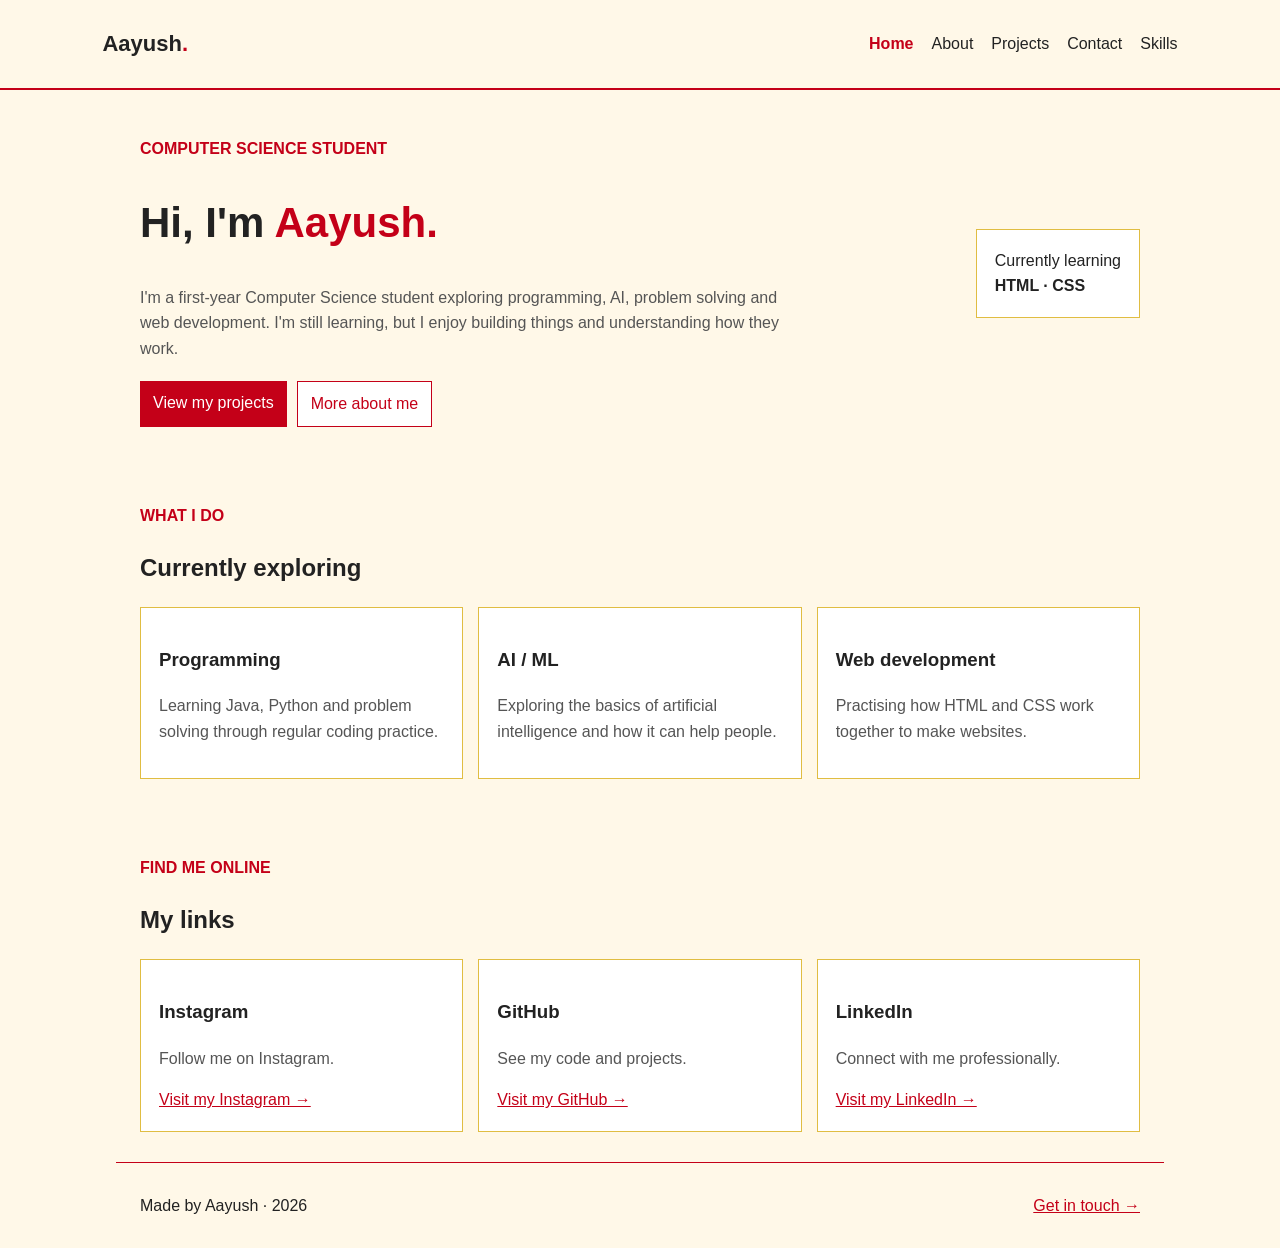
<file: index.html>
<!doctype html>
<html lang="en">
<head>
  <meta charset="utf-8">
  <meta name="viewport" content="width=device-width, initial-scale=1">
  <title>Aayush Chahal | Portfolio</title>
  <link rel="stylesheet" href="style.css">
</head>
<body>
  <nav class="navbar">
    <a class="logo" href="index.html">Aayush<span>.</span></a>
    <ul class="nav-links">
      <li><a class="active" href="index.html">Home</a></li>
      <li><a href="about.html">About</a></li>
      <li><a href="projects.html">Projects</a></li>
      <li><a href="contact.html">Contact</a></li>
      <li><a href="skills.html">Skills</a></li>
    </ul>
  </nav>

  <main>
    <header class="hero">
      <div class="hero-content">
        <p class="eyebrow">COMPUTER SCIENCE STUDENT</p>
        <h1>Hi, I'm <span>Aayush.</span></h1>
        <p>I'm a first-year Computer Science student exploring programming, AI, problem solving and web development. I'm still learning, but I enjoy building things and understanding how they work.</p>
        <div class="buttons">
          <a class="btn" href="projects.html">View my projects</a>
          <a class="btn btn-outline" href="about.html">More about me</a>
        </div>
      </div>

      <div class="hero-note">
        <span>Currently learning</span>
        <strong>HTML · CSS</strong>
      </div>
    </header>

    <section class="section">
      <div class="section-title">
        <p class="eyebrow">WHAT I DO</p>
        <h2>Currently exploring</h2>
      </div>

      <div class="cards three-cards">
        <article class="card">
          <h3>Programming</h3>
          <p>Learning Java, Python and problem solving through regular coding practice.</p>
        </article>
        <article class="card">
          <h3>AI / ML</h3>
          <p>Exploring the basics of artificial intelligence and how it can help people.</p>
        </article>
        <article class="card">
          <h3>Web development</h3>
          <p>Practising how HTML and CSS work together to make websites.</p>
        </article>
      </div>
    </section>

    <section class="section">
      <div class="section-title">
        <p class="eyebrow">FIND ME ONLINE</p>
        <h2>My links</h2>
      </div>

      <div class="cards three-cards">
        <article class="card">
          <h3>Instagram</h3>
          <p>Follow me on Instagram.</p>
          <a class="text-link" href="https://instagram.com/aayush81008" target="_blank" rel="noopener noreferrer">Visit my Instagram →</a>
        </article>
        <article class="card">
          <h3>GitHub</h3>
          <p>See my code and projects.</p>
          <a class="text-link" href="https://github.com/chahalaayush88-pixel" target="_blank" rel="noopener noreferrer">Visit my GitHub →</a>
        </article>
        <article class="card">
          <h3>LinkedIn</h3>
          <p>Connect with me professionally.</p>
          <a class="text-link" href="https://www.linkedin.com/in/Aayush-Chahal" target="_blank" rel="noopener noreferrer">Visit my LinkedIn →</a>
        </article>
      </div>
    </section>
  </main>

  <footer>
    <span>Made by Aayush · 2026</span>
    <a href="contact.html">Get in touch →</a>
  </footer>
</body>
</html>
</file>
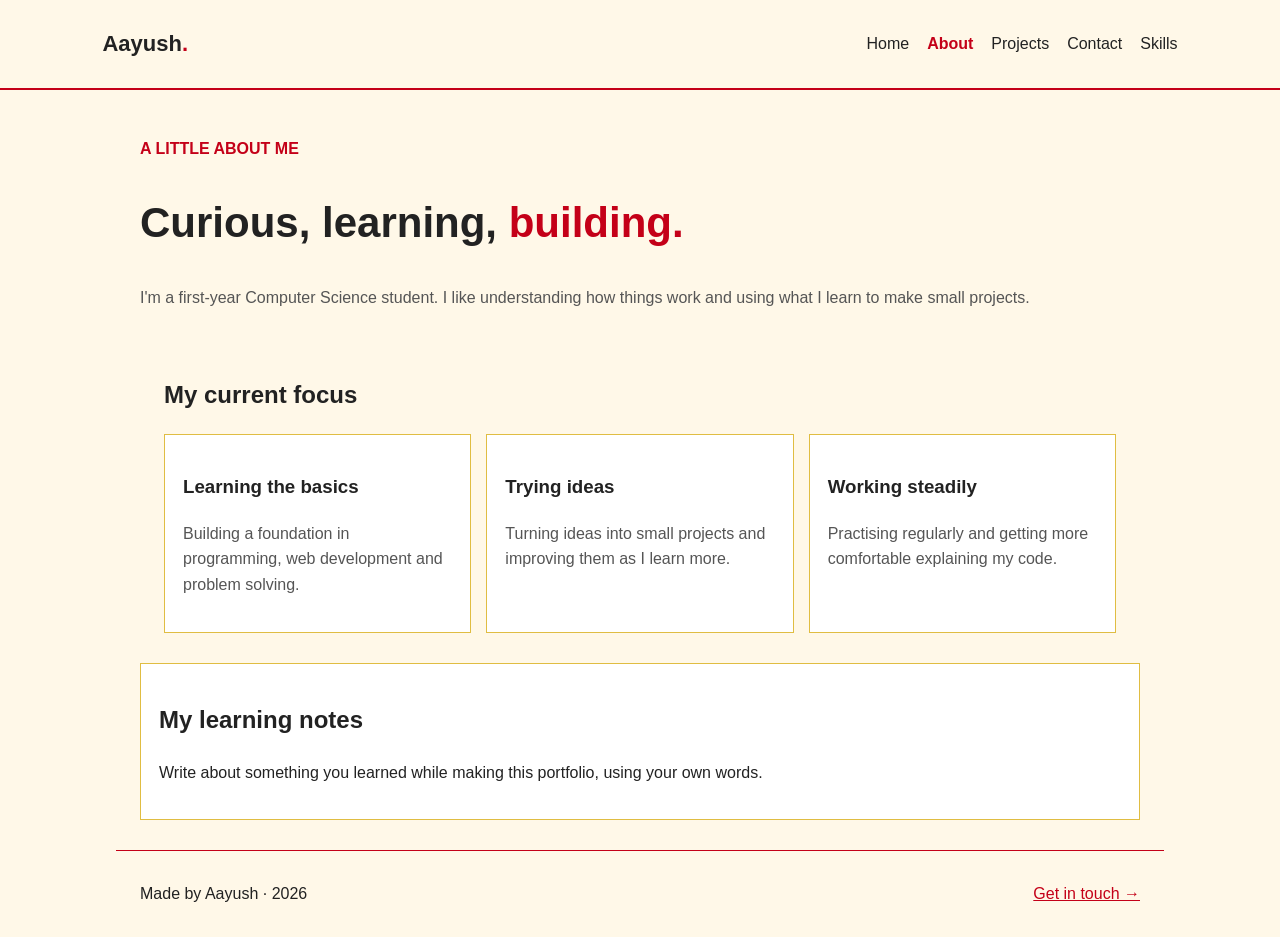
<file: about.html>
<!doctype html>
<html lang="en">
<head>
  <meta charset="utf-8">
  <meta name="viewport" content="width=device-width, initial-scale=1">
  <title>About | Aayush Chahal</title>
  <link rel="stylesheet" href="style.css">
</head>
<body>
  <nav class="navbar">
    <a class="logo" href="index.html">Aayush<span>.</span></a>
    <ul class="nav-links">
      <li><a href="index.html">Home</a></li>
      <li><a class="active" href="about.html">About</a></li>
      <li><a href="projects.html">Projects</a></li>
      <li><a href="contact.html">Contact</a></li>
      <li><a href="skills.html">Skills</a></li>
    </ul>
  </nav>

  <main class="page-main">
    <p class="eyebrow">A LITTLE ABOUT ME</p>
    <h1>Curious, learning, <span>building.</span></h1>
    <p class="intro">I'm a first-year Computer Science student. I like understanding how things work and using what I learn to make small projects.</p>

    <section class="section">
      <h2>My current focus</h2>
      <div class="cards three-cards">
        <article class="card">
          <h3>Learning the basics</h3>
          <p>Building a foundation in programming, web development and problem solving.</p>
        </article>
        <article class="card">
          <h3>Trying ideas</h3>
          <p>Turning ideas into small projects and improving them as I learn more.</p>
        </article>
        <article class="card">
          <h3>Working steadily</h3>
          <p>Practising regularly and getting more comfortable explaining my code.</p>
        </article>
      </div>
    </section>

    <section class="note-panel">
      <h2>My learning notes</h2>
      <p>Write about something you learned while making this portfolio, using your own words.</p>
    </section>
  </main>

  <footer>
    <span>Made by Aayush · 2026</span>
    <a href="contact.html">Get in touch →</a>
  </footer>
</body>
</html>
</file>
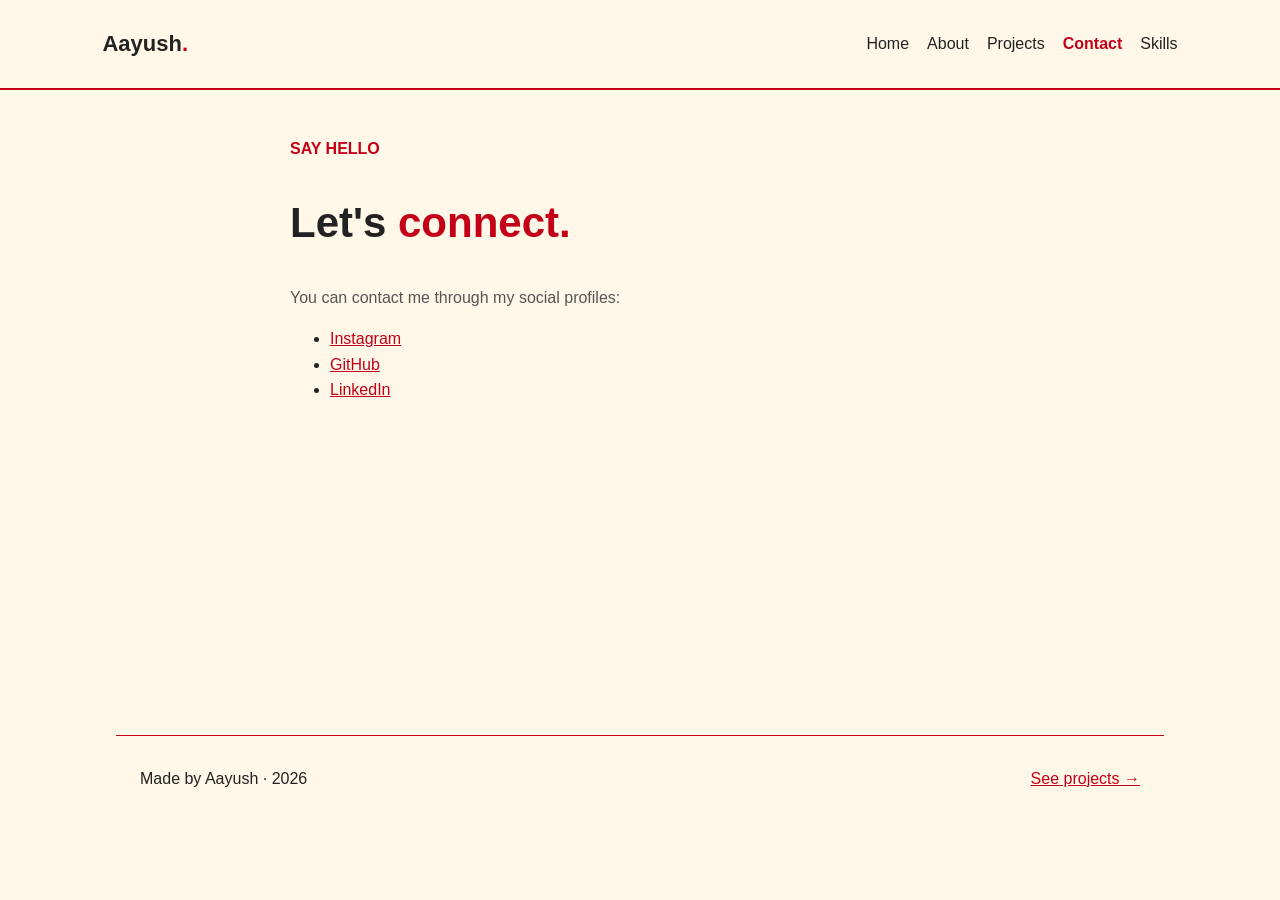
<file: contact.html>
<!doctype html>
<html lang="en">
<head>
  <meta charset="utf-8">
  <meta name="viewport" content="width=device-width, initial-scale=1">
  <title>Contact | Aayush Chahal</title>
  <link rel="stylesheet" href="style.css">
</head>
<body>
  <nav class="navbar">
    <a class="logo" href="index.html">Aayush<span>.</span></a>
    <ul class="nav-links">
      <li><a href="index.html">Home</a></li>
      <li><a href="about.html">About</a></li>
      <li><a href="projects.html">Projects</a></li>
      <li><a class="active" href="contact.html">Contact</a></li>
      <li><a href="skills.html">Skills</a></li>
    </ul>
  </nav>

  <main class="page-main contact-main">
    <p class="eyebrow">SAY HELLO</p>
    <h1>Let's <span>connect.</span></h1>
    <p class="intro">You can contact me through my social profiles:</p>
    <ul>
      <li><a href="https://instagram.com/aayush81008" target="_blank" rel="noopener noreferrer">Instagram</a></li>
      <li><a href="https://github.com/chahalaayush88-pixel" target="_blank" rel="noopener noreferrer">GitHub</a></li>
      <li><a href="https://www.linkedin.com/in/Aayush-Chahal" target="_blank" rel="noopener noreferrer">LinkedIn</a></li>
    </ul>
  </main>

  <footer>
    <span>Made by Aayush · 2026</span>
    <a href="projects.html">See projects →</a>
  </footer>
</body>
</html>
</file>
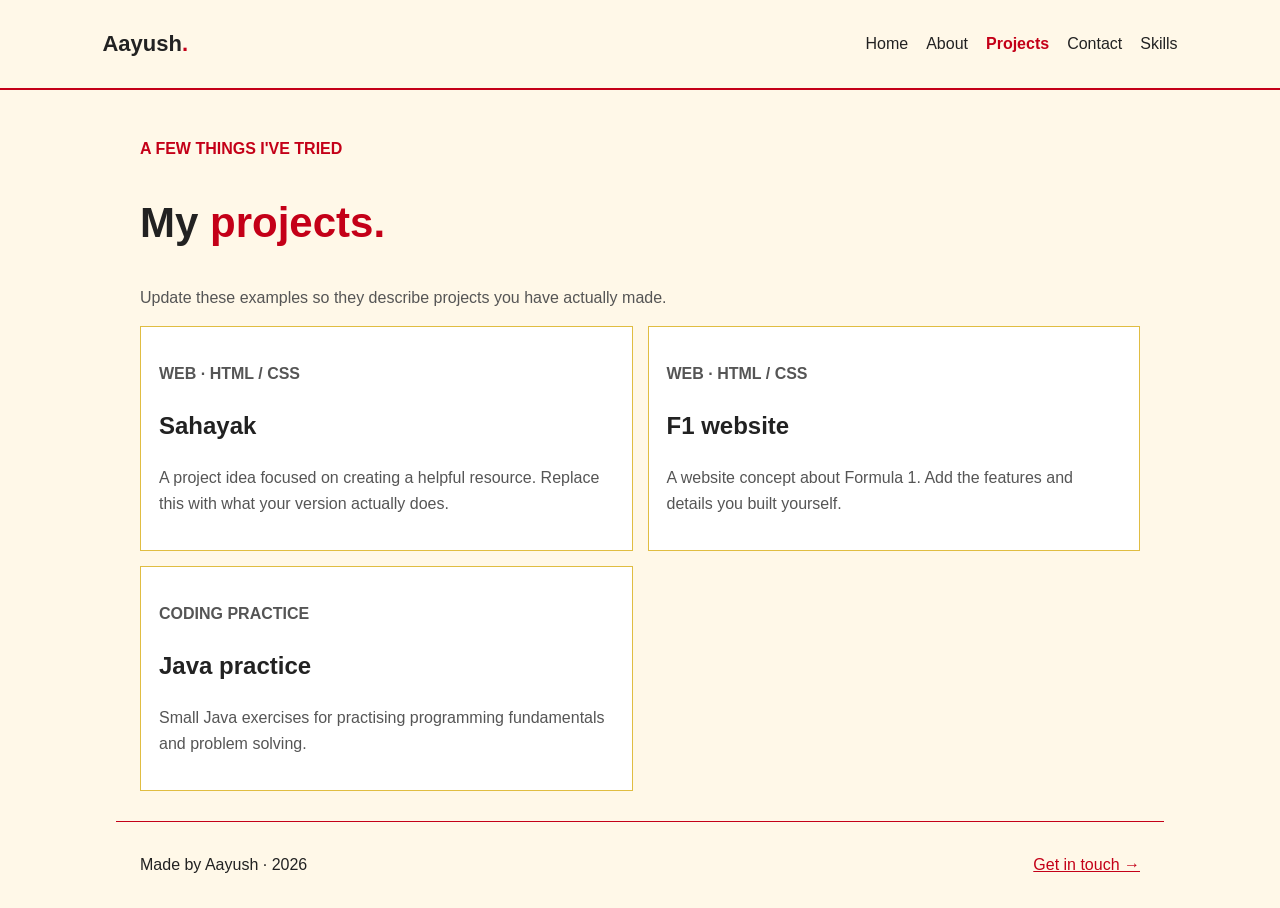
<file: projects.html>
<!doctype html>
<html lang="en">
<head>
  <meta charset="utf-8">
  <meta name="viewport" content="width=device-width, initial-scale=1">
  <title>Projects | Aayush Chahal</title>
  <link rel="stylesheet" href="style.css">
</head>
<body>
  <nav class="navbar">
    <a class="logo" href="index.html">Aayush<span>.</span></a>
    <ul class="nav-links">
      <li><a href="index.html">Home</a></li>
      <li><a href="about.html">About</a></li>
      <li><a class="active" href="projects.html">Projects</a></li>
      <li><a href="contact.html">Contact</a></li>
      <li><a href="skills.html">Skills</a></li>
    </ul>
  </nav>

  <main class="page-main">
    <p class="eyebrow">A FEW THINGS I'VE TRIED</p>
    <h1>My <span>projects.</span></h1>
    <p class="intro">Update these examples so they describe projects you have actually made.</p>

    <section class="cards projects-grid">
      <article class="card">
        <p class="eyebrow">WEB · HTML / CSS</p>
        <h2>Sahayak</h2>
        <p>A project idea focused on creating a helpful resource. Replace this with what your version actually does.</p>
      </article>
      <article class="card">
        <p class="eyebrow">WEB · HTML / CSS</p>
        <h2>F1 website</h2>
        <p>A website concept about Formula 1. Add the features and details you built yourself.</p>
      </article>
      <article class="card">
        <p class="eyebrow">CODING PRACTICE</p>
        <h2>Java practice</h2>
        <p>Small Java exercises for practising programming fundamentals and problem solving.</p>
      </article>
    </section>
  </main>

  <footer>
    <span>Made by Aayush · 2026</span>
    <a href="contact.html">Get in touch →</a>
  </footer>
</body>
</html>
</file>
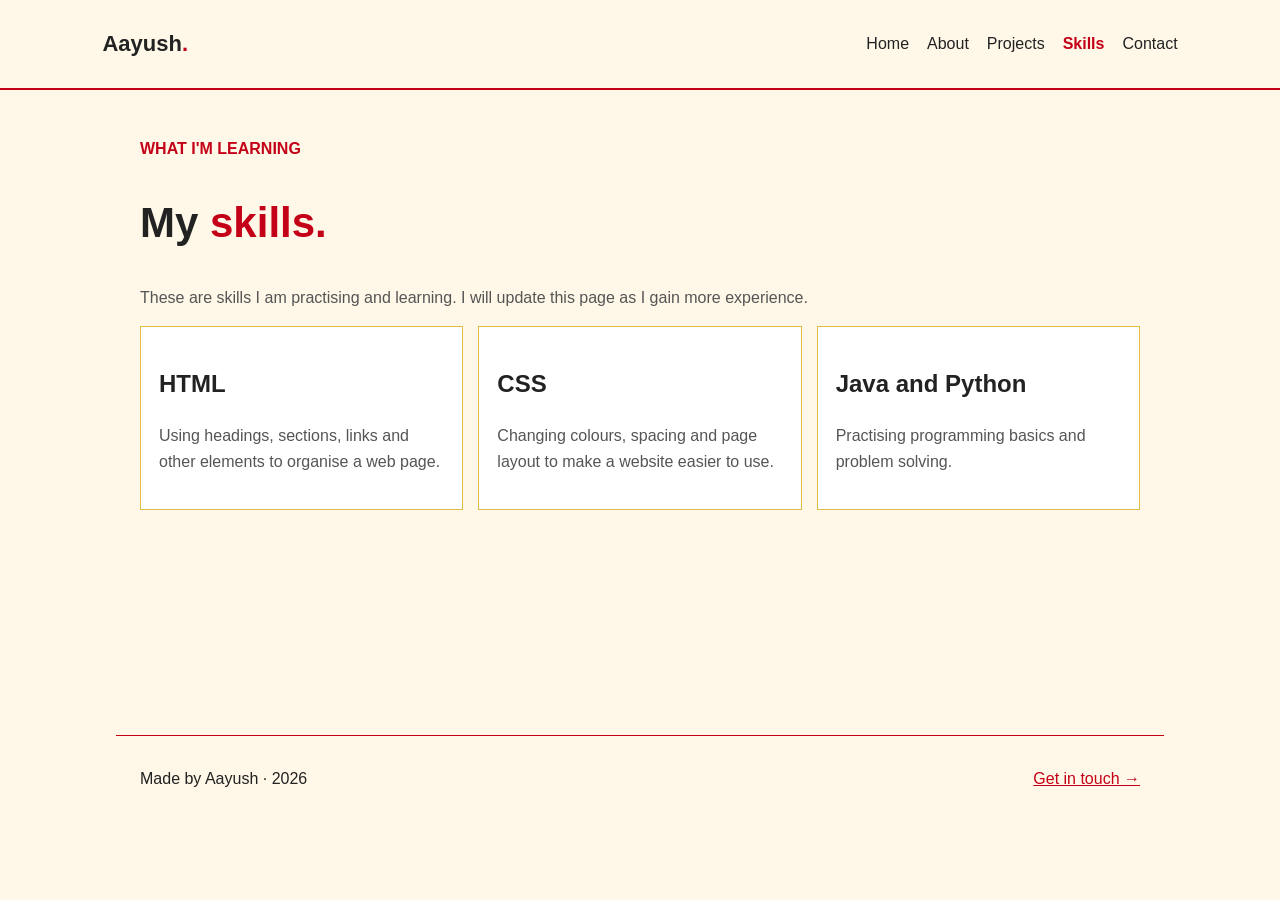
<file: skills.html>
<!doctype html>
<html lang="en">
<head>
  <meta charset="utf-8">
  <meta name="viewport" content="width=device-width, initial-scale=1">
  <title>Skills | Aayush Chahal</title>
  <link rel="stylesheet" href="style.css">
</head>
<body>
  <nav class="navbar">
    <a class="logo" href="index.html">Aayush<span>.</span></a>
    <ul class="nav-links">
      <li><a href="index.html">Home</a></li>
      <li><a href="about.html">About</a></li>
      <li><a href="projects.html">Projects</a></li>
      <li><a class="active" href="skills.html">Skills</a></li>
      <li><a href="contact.html">Contact</a></li>
    </ul>
  </nav>

  <main class="page-main">
    <p class="eyebrow">WHAT I'M LEARNING</p>
    <h1>My <span>skills.</span></h1>
    <p class="intro">
      These are skills I am practising and learning. I will update this page
      as I gain more experience.
    </p>

    <section class="cards three-cards">
      <article class="card">
        <h2>HTML</h2>
        <p>Using headings, sections, links and other elements to organise a web page.</p>
      </article>

      <article class="card">
        <h2>CSS</h2>
        <p>Changing colours, spacing and page layout to make a website easier to use.</p>
      </article>

      <article class="card">
        <h2>Java and Python</h2>
        <p>Practising programming basics and problem solving.</p>
      </article>
    </section>
  </main>

  <footer>
    <span>Made by Aayush · 2026</span>
    <a href="contact.html">Get in touch →</a>
  </footer>
</body>
</html>
</file>
<file: style.css>
body {
  margin: 0;
  background: #fff8e8;
  color: #222;
  font-family: Arial, sans-serif;
  line-height: 1.6;
}

a {
  color: #c40018;
}

.navbar {
  padding: 15px 8%;
  display: flex;
  align-items: center;
  justify-content: space-between;
  border-bottom: 2px solid #c40018;
}

.logo {
  color: #222;
  font-size: 22px;
  font-weight: bold;
  text-decoration: none;
}

.logo span,
h1 span {
  color: #c40018;
}

.nav-links {
  display: flex;
  gap: 18px;
  padding: 0;
  list-style: none;
}

.nav-links a {
  color: #222;
  text-decoration: none;
}

.nav-links a.active {
  color: #c40018;
  font-weight: bold;
}

.hero,
.page-main,
.section,
footer {
  max-width: 1000px;
  margin: auto;
  padding: 30px 24px;
}

.hero {
  min-height: 300px;
  display: flex;
  align-items: center;
  justify-content: space-between;
  gap: 25px;
}

.hero-content {
  max-width: 650px;
}

h1 {
  font-size: 42px;
}

.eyebrow {
  color: #c40018;
  font-weight: bold;
}

.intro,
.hero-content > p:not(.eyebrow),
.card p {
  color: #555;
}

.buttons {
  display: flex;
  gap: 10px;
  margin-top: 20px;
}

.btn {
  display: inline-block;
  padding: 9px 13px;
  background: #c40018;
  color: white;
  text-decoration: none;
}

.btn-outline {
  background: white;
  color: #c40018;
  border: 1px solid #c40018;
}

.hero-note,
.card,
.note-panel {
  padding: 18px;
  background: white;
  border: 1px solid #e0bd42;
}

.hero-note span,
.hero-note strong {
  display: block;
}

.cards {
  display: grid;
  gap: 15px;
}

.three-cards {
  grid-template-columns: repeat(3, 1fr);
}

.projects-grid {
  grid-template-columns: repeat(2, 1fr);
}

.page-main {
  min-height: 65vh;
}

.contact-main {
  max-width: 700px;
}

footer {
  display: flex;
  justify-content: space-between;
  border-top: 1px solid #c40018;
}

@media (max-width: 650px) {
  .navbar {
    align-items: flex-start;
    flex-direction: column;
  }

  .nav-links {
    flex-wrap: wrap;
    gap: 10px 18px;
    margin: 0;
  }

  .hero {
    align-items: flex-start;
    flex-direction: column;
  }

  .three-cards,
  .projects-grid {
    grid-template-columns: 1fr;
  }
}
</file>
